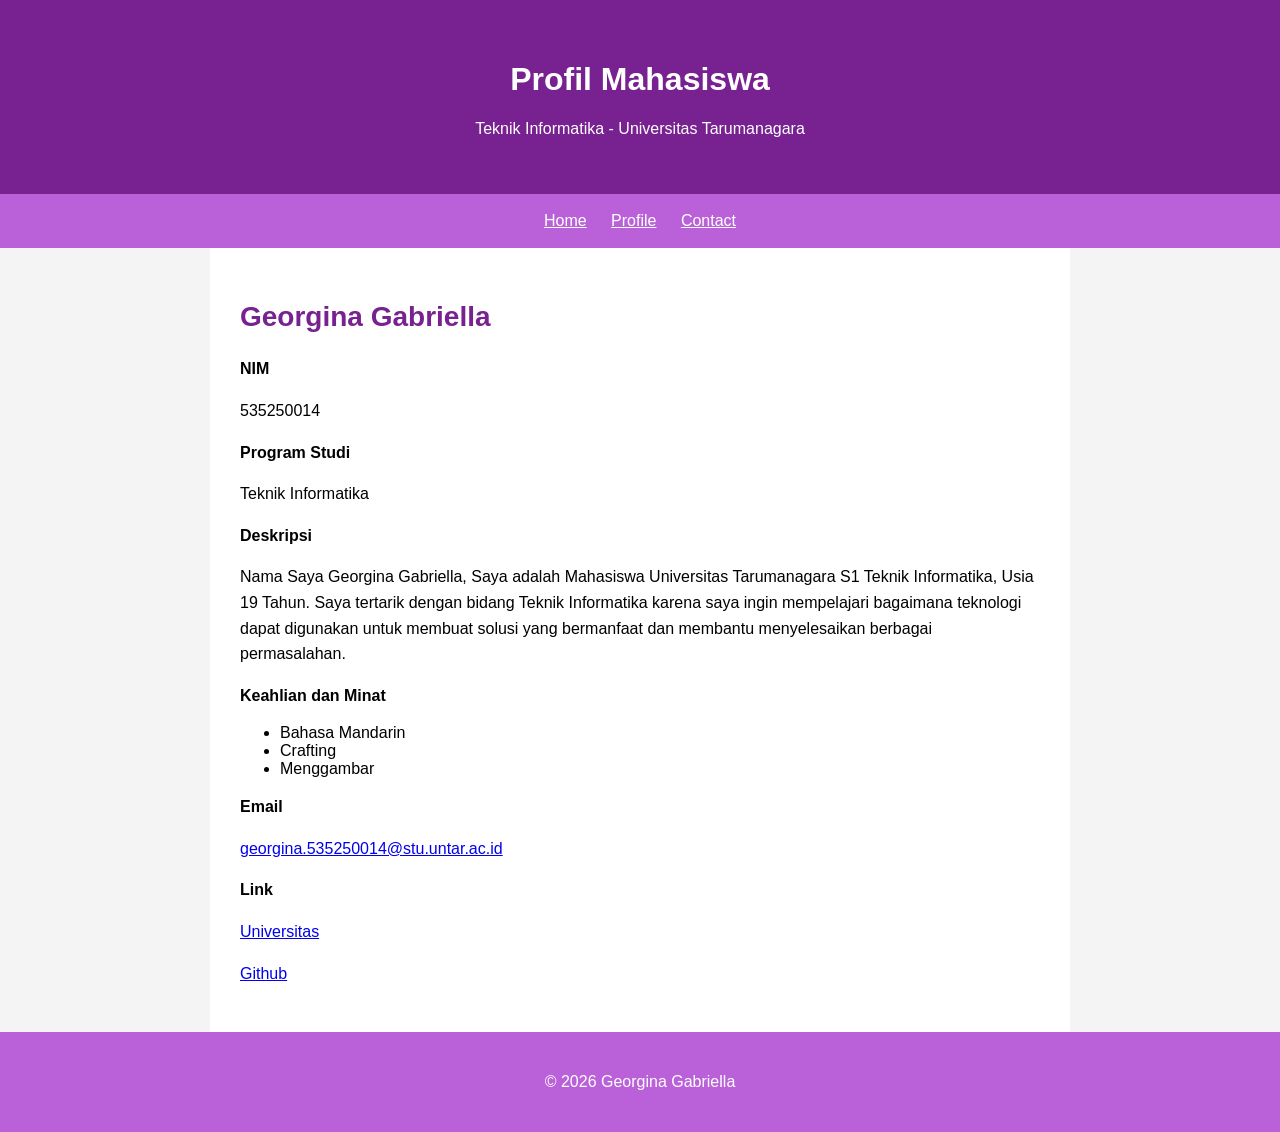
<file: index.html>
<!DOCTYPE html>
<html>
<head>
    <title>Profil Mahasiswa</title>
    <link rel="stylesheet" href="style.css">
</head>
<body>

    <header>
        <h1>Profil Mahasiswa</h1>
        <p>Teknik Informatika - Universitas Tarumanagara</p>
    </header>

    <nav>
        <a href="#">Home</a>
        <a href="#">Profile</a>
        <a href="#">Contact</a>
    </nav>

    <article>
        <h2>Georgina Gabriella</h2>

        <p><strong>NIM</strong></p>
        <p>535250014</p>

        <p><strong>Program Studi</strong></p>
        <p>Teknik Informatika</p>

        <p><strong>Deskripsi</strong></p>
        <p>
            Nama Saya Georgina Gabriella, Saya adalah Mahasiswa Universitas
            Tarumanagara S1 Teknik Informatika, Usia 19 Tahun. Saya tertarik
            dengan bidang Teknik Informatika karena saya ingin mempelajari
            bagaimana teknologi dapat digunakan untuk membuat solusi yang
            bermanfaat dan membantu menyelesaikan berbagai permasalahan.
        </p>

        <p><strong>Keahlian dan Minat</strong></p>
        <ul>
            <li>Bahasa Mandarin</li>
            <li>Crafting</li>
            <li>Menggambar</li>
        </ul>

        <p><strong>Email</strong></p>
        <p>
            <a href="mailto:georgina.535250014@stu.untar.ac.id">
                georgina.535250014@stu.untar.ac.id
            </a>
        </p>

        <p><strong>Link</strong></p>
        <p>
            <a href="https://www.untar.ac.id/">Universitas</a>
        </p>

        <p>
            <a href="https://github.com/GeorginaGabriella/Tugas_Individu_535250014_Georgina_Gabriella.git">
                Github
            </a>
        </p>
    </article>

    <footer>
        <p>&copy; 2026 Georgina Gabriella</p>
    </footer>

</body>
</html>
</file>
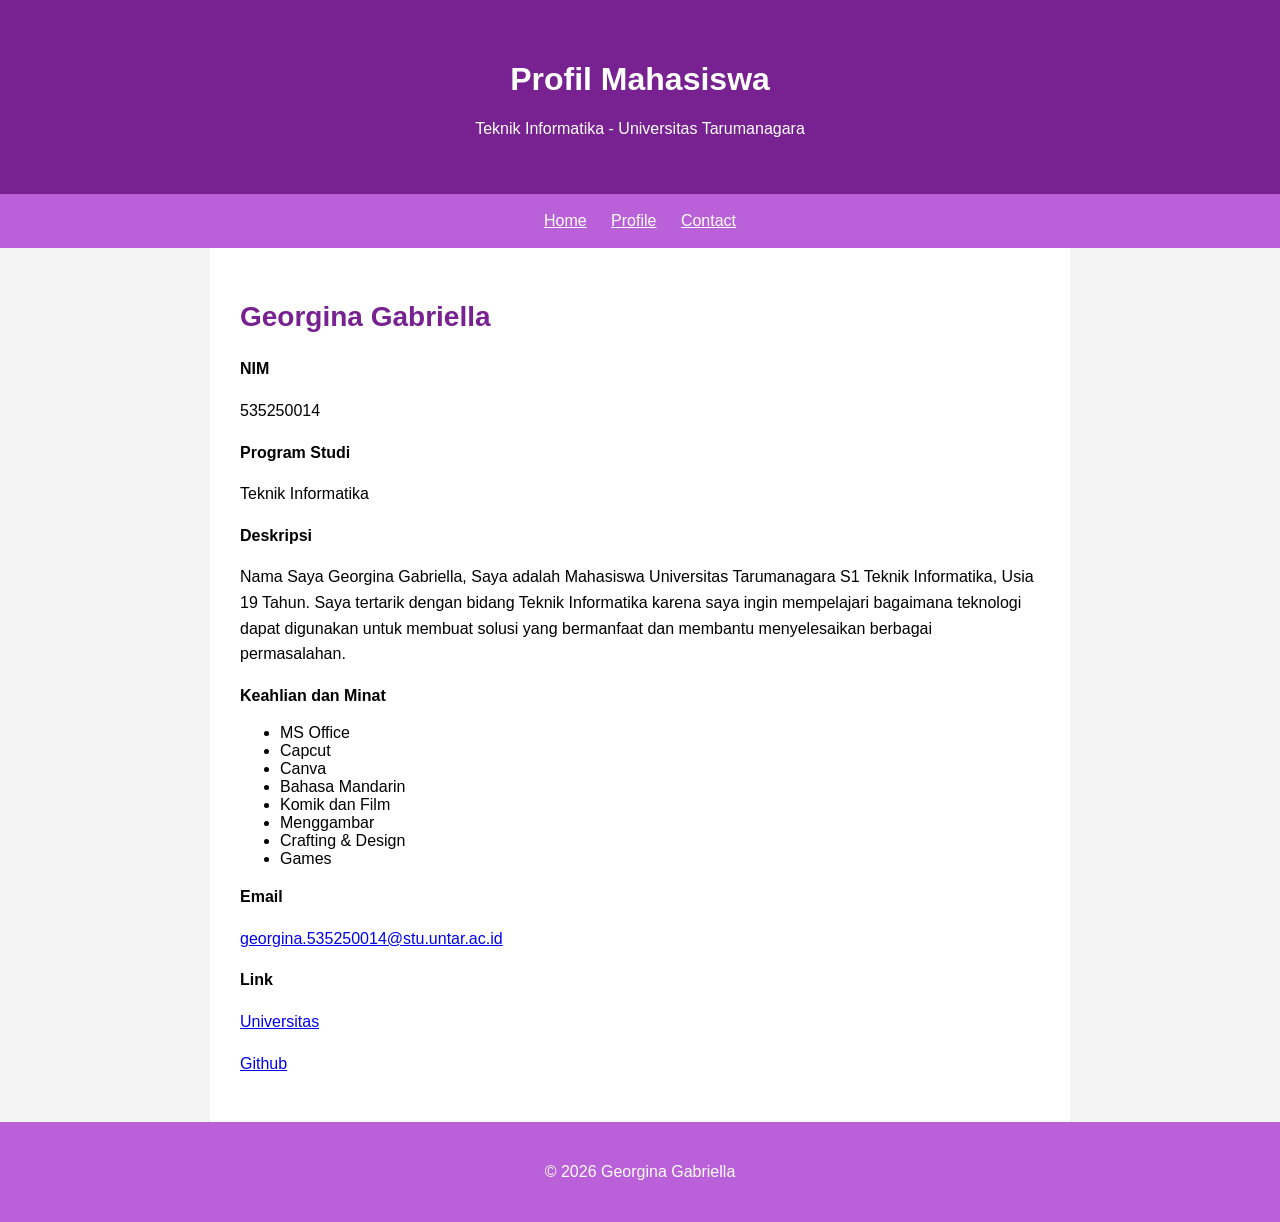
<file: Pertemuan 1/index.html>
<!DOCTYPE html>
<html lang="id">
<head>
    <meta charset="UTF-8">
    <meta name="viewport" content="width=device-width, initial-scale=1.0">
    <title>Profil Mahasiswa</title>
    <link rel="stylesheet" href="style.css">
</head>
<body>

    <!-- Header -->
    <header>
        <h1>Profil Mahasiswa</h1>
        <p>Teknik Informatika - Universitas Tarumanagara</p>
    </header>

    <!-- Navigasi -->
    <nav>
        <a href="#">Home</a>
        <a href="#">Profile</a>
        <a href="#">Contact</a>
    </nav>

    <!-- Main bungkus berbagai article atau konten -->
    <main>
        <!-- Bagian tentang saya -->
        <article>
            <h2>Georgina Gabriella</h2>

            <p><strong>NIM</strong></p>
            <p>535250014</p>

            <p><strong>Program Studi</strong></p>
            <p>Teknik Informatika</p>

            <p><strong>Deskripsi</strong></p>
            <p>
                Nama Saya Georgina Gabriella, Saya adalah Mahasiswa Universitas
                Tarumanagara S1 Teknik Informatika, Usia 19 Tahun. Saya tertarik
                dengan bidang Teknik Informatika karena saya ingin mempelajari
                bagaimana teknologi dapat digunakan untuk membuat solusi yang
                bermanfaat dan membantu menyelesaikan berbagai permasalahan.
            </p>

            <p><strong>Keahlian dan Minat</strong></p>
            <ul>
                <li>MS Office</li>
                <li>Capcut</li>
                <li>Canva</li>
                <li>Bahasa Mandarin</li>
                <li>Komik dan Film</li>
                <li>Menggambar</li>
                <li>Crafting & Design</li>
                <li>Games</li>
            </ul>

            <p><strong>Email</strong></p>
            <p>
                <a href="mailto:georgina.535250014@stu.untar.ac.id">
                    georgina.535250014@stu.untar.ac.id
                </a>
            </p>

            <p><strong>Link</strong></p>
            <p>
                <a href="https://www.untar.ac.id/" target="_blank">Universitas</a>
            </p>

            <p>
                <a href="https://github.com/GeorginaGabriella/Tugas_Individu_535250014_Georgina_Gabriella.git" target="_blank">
                    Github
                </a>
            </p>
        </article>
    </main>

    <!-- Copyright -->
    <footer>
        <p>&copy; 2026 Georgina Gabriella</p>
    </footer>

</body>
</html>
</file>
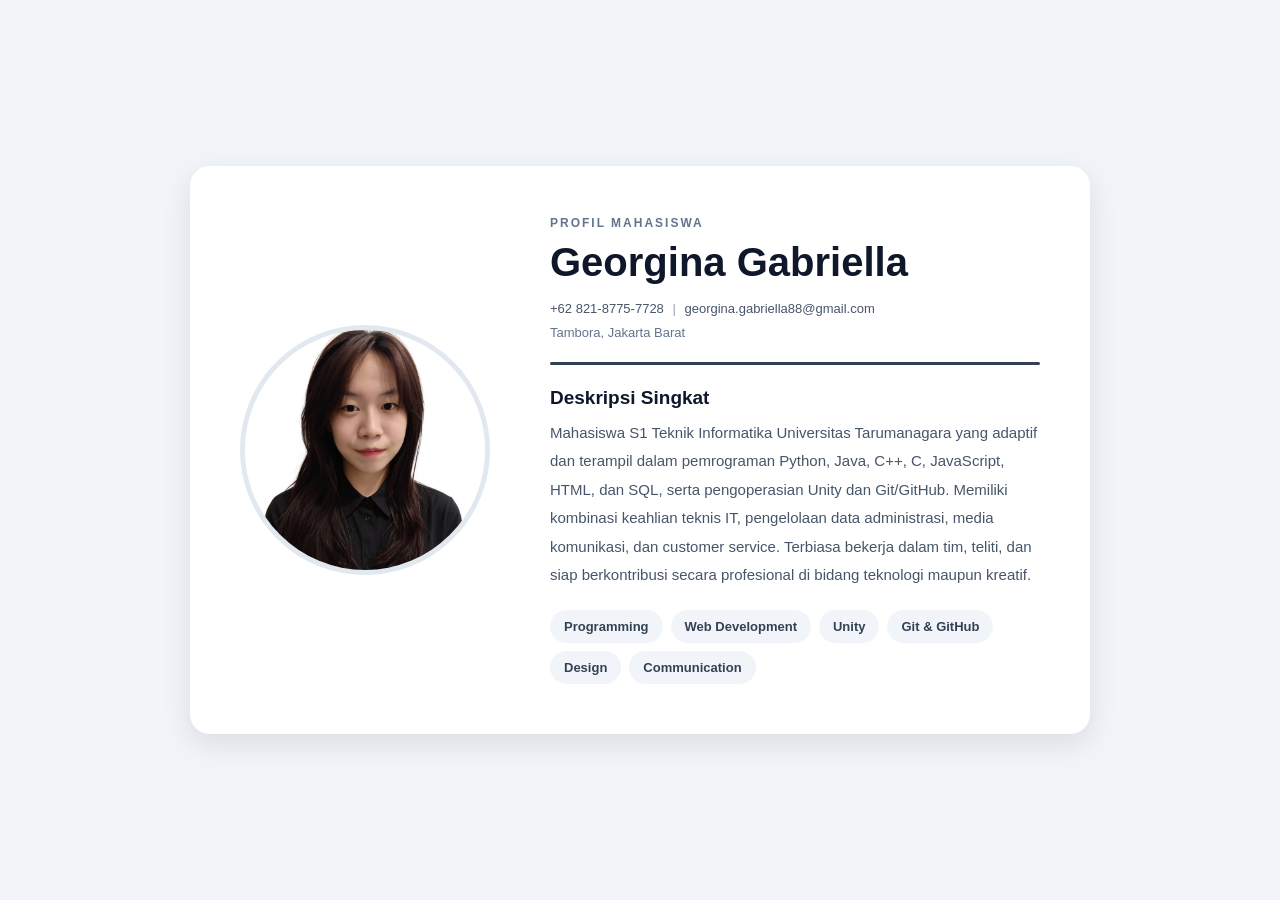
<file: Pertemuan 4/index.html>
<!DOCTYPE html>
<html lang="id">
<head>
    <meta charset="UTF-8">
    <meta name="viewport" content="width=device-width, initial-scale=1.0">
    <title>Profil Georgina Gabriella</title>
    <link rel="stylesheet" href="style.css">
</head>
<body>
    <main class="profile-container">
        <section class="profile-card">
            <div class="profile-photo">
                <img src="profile.jpg" alt="Foto Georgina Gabriella">
            </div>

            <div class="profile-content">
                <p class="label">PROFIL MAHASISWA</p>
                <h1>Georgina Gabriella</h1>

                <p class="contact">
                    +62 821-8775-7728
                    <span>|</span>
                    georgina.gabriella88@gmail.com
                </p>

                <p class="location">Tambora, Jakarta Barat</p>

                <div class="divider"></div>

                <h2>Deskripsi Singkat</h2>

                <p class="description">
                    Mahasiswa S1 Teknik Informatika Universitas Tarumanagara
                    yang adaptif dan terampil dalam pemrograman Python, Java,
                    C++, C, JavaScript, HTML, dan SQL, serta pengoperasian
                    Unity dan Git/GitHub. Memiliki kombinasi keahlian teknis
                    IT, pengelolaan data administrasi, media komunikasi, dan
                    customer service. Terbiasa bekerja dalam tim, teliti,
                    dan siap berkontribusi secara profesional di bidang
                    teknologi maupun kreatif.
                </p>

                <div class="skills">
                    <span>Programming</span>
                    <span>Web Development</span>
                    <span>Unity</span>
                    <span>Git & GitHub</span>
                    <span>Design</span>
                    <span>Communication</span>
                </div>
            </div>
        </section>
    </main>
</body>
</html>
</file>
<file: style.css>
body {
    margin: 0;
    font-family: 'Segoe UI', Tahoma, Geneva, Verdana, sans-serif;
    background-color: #f4f4f4;
}

header {
    padding: 40px;
    text-align: center;
    background: #782190;
    color: white;
}

nav {
    padding: 18px;
    text-align: center;
    background: #ba61da;
}

nav a {
    color: white;
    margin: 10px;
}

article {
    padding: 30px;
    max-width: 800px;
    margin: auto;
    background-color: #ffffff;
}

article h2 {
    font-size: 28px;
    color:#782190;
}

article p {
    line-height: 1.6;
}

footer {
    padding: 25px;
    text-align: center;
    background: #ba61da;
    color: white;
}
</file>
<file: Pertemuan 1/style.css>
/* Styling dasar untuk seluruh body atau halaman */
body {
    margin: 0;
    font-family: 'Segoe UI', Tahoma, Geneva, Verdana, sans-serif;
    background-color: #f4f4f4;
}

/* Bagian Header */
header {
    padding: 40px;
    text-align: center;
    background: #782190;
    color: white;
}

/* Bagian Navigasi */
nav {
    padding: 18px;
    text-align: center;
    background: #ba61da;
}

/* Link di dalam Navigasi */
nav a {
    color: white;
    margin: 10px;
}

/* Bagian Konten Utama (Article) */
article {
    padding: 30px;
    max-width: 800px;
    margin: auto;
    background-color: #ffffff;
}

/* Judul h2 di dalam Article */
article h2 {
    font-size: 28px;
    color: #782190;
}

/* Paragraf di dalam Article */
article p {
    line-height: 1.6;
}

/* Bagian Footer */
footer {
    padding: 25px;
    text-align: center;
    background: #ba61da;
    color: white;
}
</file>
<file: Pertemuan 4/style.css>
* {
    margin: 0;
    padding: 0;
    box-sizing: border-box;
}

body {
    font-family: Arial, Helvetica, sans-serif;
    background: #f1f5f9;
    color: #1e293b;
    min-height: 100vh;
}

.profile-container {
    width: 100%;
    min-height: 100vh;
    padding: 24px 16px;
    display: flex;
    justify-content: center;
    align-items: center;
}

.profile-card {
    width: 100%;
    max-width: 430px;
    background: white;
    border-radius: 20px;
    padding: 28px 22px;
    display: flex;
    flex-direction: column;
    gap: 24px;
    box-shadow: 0 10px 30px rgba(15, 23, 42, 0.10);
}

.profile-photo {
    display: flex;
    justify-content: center;
}

.profile-photo img {
    width: 150px;
    height: 150px;
    object-fit: cover;
    border-radius: 50%;
    border: 5px solid #e2e8f0;
}

.profile-content {
    text-align: center;
}

.label {
    font-size: 12px;
    font-weight: bold;
    letter-spacing: 2px;
    color: #64748b;
    margin-bottom: 8px;
}

h1 {
    font-size: 30px;
    line-height: 1.2;
    margin-bottom: 12px;
    color: #0f172a;
}

.contact {
    font-size: 13px;
    line-height: 1.7;
    color: #475569;
    word-break: break-word;
}

.contact span {
    margin: 0 5px;
    color: #94a3b8;
}

.location {
    font-size: 13px;
    color: #64748b;
    margin-top: 4px;
}

.divider {
    width: 100%;
    max-width: 500px;
    height: 3px;
    background: #334155;
    margin: 22px auto;
    border-radius: 10px;
}

h2 {
    font-size: 19px;
    margin-bottom: 10px;
    color: #0f172a;
}

.description {
    font-size: 14px;
    line-height: 1.8;
    color: #475569;
    text-align: left;
}

.skills {
    margin-top: 20px;
    display: flex;
    flex-wrap: wrap;
    justify-content: center;
    gap: 8px;
}

.skills span {
    background: #f1f5f9;
    color: #334155;
    padding: 8px 12px;
    border-radius: 20px;
    font-size: 12px;
    font-weight: 600;
}

@media (min-width: 576px) {

    .profile-container {
        padding: 40px 30px;
    }

    .profile-card {
        max-width: 700px;
        padding: 40px;
        flex-direction: row;
        align-items: center;
        gap: 40px;
    }

    .profile-photo {
        flex: 0 0 190px;
    }

    .profile-photo img {
        width: 190px;
        height: 190px;
    }

    .profile-content {
        flex: 1;
        text-align: left;
    }

    h1 {
        font-size: 32px;
    }

    .divider {
        margin: 22px 0;
    }

    .skills {
        justify-content: flex-start;
    }
}

@media (min-width: 992px) {

    .profile-container {
        padding: 60px;
    }

    .profile-card {
        max-width: 900px;
        padding: 50px;
        gap: 60px;
    }

    .profile-photo {
        flex: 0 0 250px;
    }

    .profile-photo img {
        width: 250px;
        height: 250px;
    }

    .profile-content {
        max-width: 520px;
    }

    h1 {
        font-size: 40px;
    }

    .description {
        font-size: 15px;
        line-height: 1.9;
    }

    .skills span {
        font-size: 13px;
        padding: 9px 14px;
    }
}
</file>
